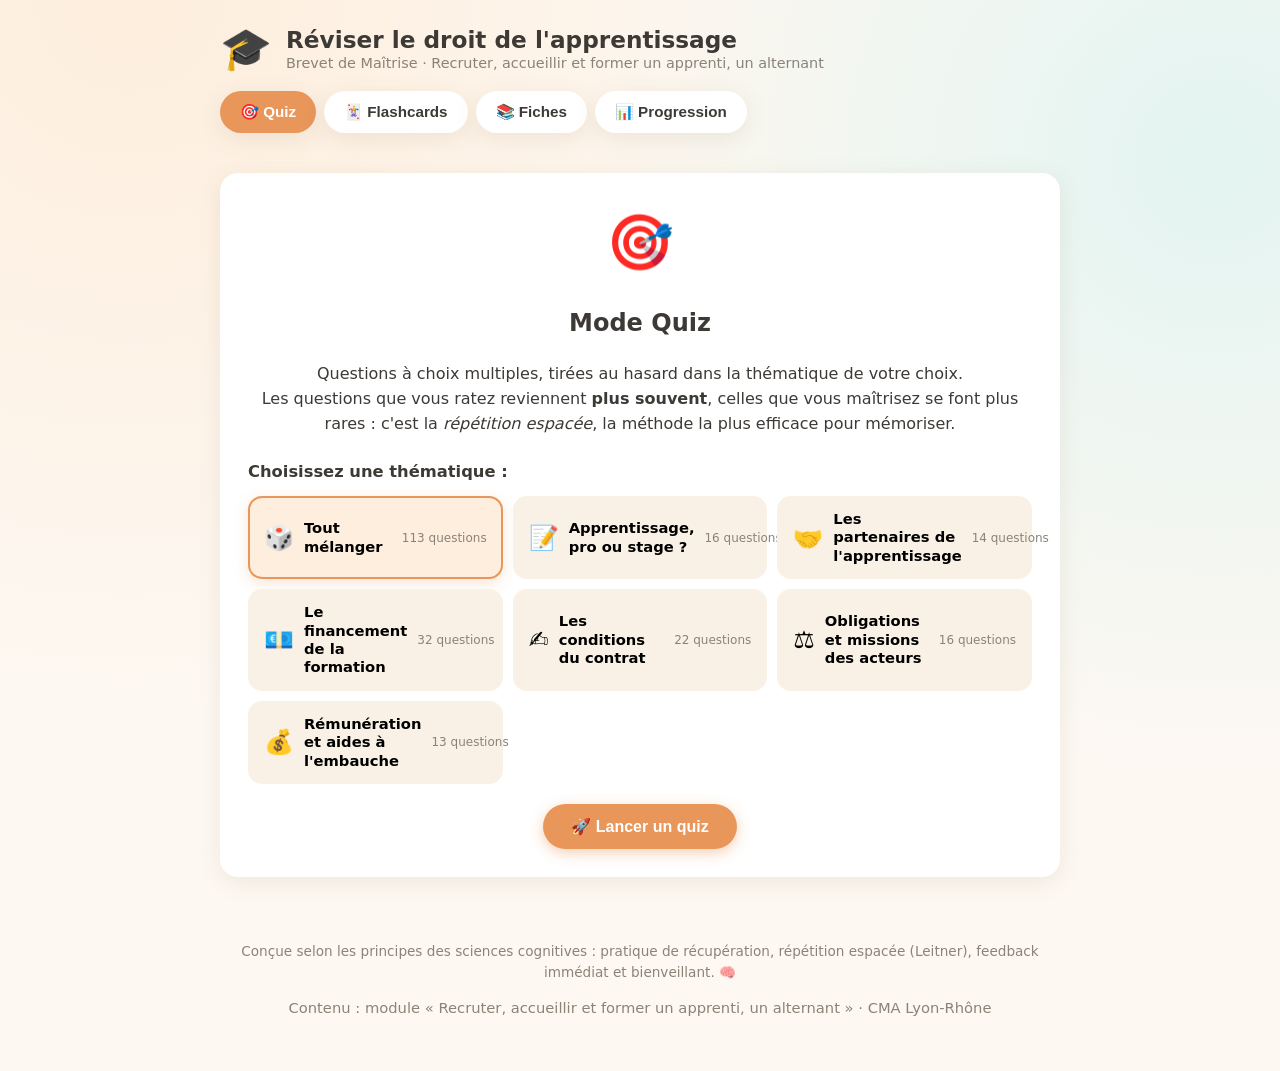
<file: index.html>
<!DOCTYPE html>
<html lang="fr">
<head>
  <meta charset="UTF-8">
  <meta name="viewport" content="width=device-width, initial-scale=1.0">
  <title>🎓 Quiz Apprentissage · Brevet de Maîtrise</title>
  <link rel="stylesheet" href="styles.css">
</head>
<body>

  <header class="topbar">
    <button id="btn-brand-home" class="brand" title="Retour à l'accueil">
      <span class="brand-emoji">🎓</span>
      <div>
        <h1>Réviser le droit de l'apprentissage</h1>
        <p class="subtitle">Brevet de Maîtrise · Recruter, accueillir et former un apprenti, un alternant</p>
      </div>
    </button>
    <nav class="tabs">
      <button class="tab" data-screen="screen-quiz">🎯 Quiz</button>
      <button class="tab" data-screen="screen-flash">🃏 Flashcards</button>
      <button class="tab" data-screen="screen-fiches">📚 Fiches</button>
      <button class="tab" data-screen="screen-progress">📊 Progression</button>
    </nav>
  </header>

  <main>

    <!-- ================= QUIZ ================= -->
    <section id="screen-quiz" class="screen">

      <div id="quiz-home" class="panel">
        <div class="center">
          <div class="hero-emoji">🎯</div>
          <h2>Mode Quiz</h2>
          <p>Questions à choix multiples, tirées au hasard dans la thématique de votre choix.<br>
            Les questions que vous ratez reviennent <strong>plus souvent</strong>,
            celles que vous maîtrisez se font plus rares : c'est la
            <em>répétition espacée</em>, la méthode la plus efficace pour mémoriser.</p>
        </div>
        <h3 class="choose-title">Choisissez une thématique :</h3>
        <div id="quiz-themes" class="theme-grid"></div>
        <div class="center btn-row">
          <button id="btn-start-quiz" class="btn-primary">🚀 Lancer un quiz</button>
          <button id="btn-resume-quiz" class="btn-ghost" hidden>▶️ Reprendre le quiz en cours</button>
        </div>
      </div>

      <div id="quiz-play" class="panel" hidden>
        <div class="quiz-meta">
          <button id="btn-quiz-quit" class="btn-mini" title="Revenir à l'accueil sans perdre la partie">🏠 Accueil</button>
          <span id="quiz-counter" class="pill">Question 1 / 10</span>
          <span id="quiz-theme" class="pill pill-theme"></span>
          <span id="quiz-score" class="pill pill-score">⭐ 0</span>
        </div>
        <div class="progressbar"><div id="quiz-progressbar-fill" class="progressbar-fill"></div></div>
        <h2 id="quiz-question" class="question"></h2>
        <div id="quiz-options" class="options"></div>
        <div id="quiz-feedback" class="feedback" hidden></div>
        <button id="btn-quiz-next" class="btn-primary" hidden>Question suivante ➜</button>
      </div>

      <div id="quiz-end" class="panel center" hidden>
        <div id="quiz-end-emoji" class="hero-emoji">🏆</div>
        <h2>Quiz terminé !</h2>
        <p class="bigscore" id="quiz-end-score">0 / 10</p>
        <p id="quiz-end-msg"></p>
        <div class="btn-row">
          <button id="btn-quiz-replay" class="btn-primary">🔁 Rejouer</button>
          <button id="btn-quiz-home" class="btn-ghost">Changer de thématique</button>
        </div>
      </div>

    </section>

    <!-- ================= FLASHCARDS ================= -->
    <section id="screen-flash" class="screen">

      <div id="flash-home" class="panel">
        <div class="center">
          <div class="hero-emoji">🃏</div>
          <h2>Mode Flashcards</h2>
          <p>Cartes recto-verso, façon <strong>boîtes de Leitner</strong> :
            lisez la question, cherchez la réponse de mémoire, puis retournez la carte.<br>
            Soyez honnête : une carte « à revoir » reviendra plus souvent !</p>
        </div>
        <h3 class="choose-title">Choisissez une thématique :</h3>
        <div id="flash-themes" class="theme-grid"></div>
        <div class="center btn-row">
          <button id="btn-start-flash" class="btn-primary">🃏 Lancer une session</button>
          <button id="btn-resume-flash" class="btn-ghost" hidden>▶️ Reprendre la session</button>
        </div>
      </div>

      <div id="flash-play" class="panel center" hidden>
        <div class="quiz-meta">
          <button id="btn-flash-quit" class="btn-mini" title="Revenir à l'accueil sans perdre la session">🏠 Accueil</button>
          <span id="flash-counter" class="pill">Carte 1 / 8</span>
          <span id="flash-box" class="pill pill-theme">Boîte 1</span>
        </div>
        <div id="flashcard" class="flashcard" title="Cliquez pour retourner la carte">
          <div class="flashcard-inner">
            <div class="flashcard-face flashcard-front">
              <span class="flash-hint">QUESTION · cliquez pour retourner</span>
              <p id="flash-recto"></p>
            </div>
            <div class="flashcard-face flashcard-back">
              <span class="flash-hint">RÉPONSE</span>
              <p id="flash-verso"></p>
            </div>
          </div>
        </div>
        <div class="btn-row">
          <button id="btn-flash-ko" class="btn-ko">❌ À revoir</button>
          <button id="btn-flash-ok" class="btn-ok">✅ Je savais</button>
        </div>
      </div>

      <div id="flash-end" class="panel center" hidden>
        <div class="hero-emoji">📦</div>
        <h2>Session terminée !</h2>
        <p class="bigscore" id="flash-end-score"></p>
        <p id="flash-end-msg"></p>
        <div class="btn-row">
          <button id="btn-flash-replay" class="btn-primary">🔁 Nouvelle session</button>
          <button id="btn-flash-home" class="btn-ghost">Changer de thématique</button>
        </div>
      </div>

    </section>

    <!-- ================= FICHES ================= -->
    <section id="screen-fiches" class="screen">
      <div class="panel">
        <h2>📚 Fiches de révision</h2>
        <p class="muted">Relisez, puis <strong>testez-vous</strong> : se tester est plus efficace que relire
          (60 % de rétention contre 40 %, expérience de Roediger &amp; Karpicke).</p>
        <div id="fiches-themes" class="theme-grid"></div>
      </div>
      <div id="fiches-list" class="fiches-grid"></div>
    </section>

    <!-- ================= PROGRESSION ================= -->
    <section id="screen-progress" class="screen">
      <div class="panel">
        <h2>📊 Ma progression</h2>
        <p class="muted">Sauvegardée automatiquement dans les cookies de votre navigateur.</p>

        <div class="stats-grid">
          <div class="stat"><span class="stat-value" id="stat-mastery">0 %</span><span class="stat-label">Maîtrise globale</span></div>
          <div class="stat"><span class="stat-value" id="stat-seen">0 / 0</span><span class="stat-label">Cartes &amp; questions vues</span></div>
          <div class="stat"><span class="stat-value" id="stat-rate">—</span><span class="stat-label">Taux de réussite</span></div>
          <div class="stat"><span class="stat-value" id="stat-streak">0</span><span class="stat-label">Meilleure série 🔥</span></div>
        </div>

        <h3>Maîtrise globale</h3>
        <div class="progressbar big"><div id="mastery-fill" class="progressbar-fill"></div></div>

        <h3>Maîtrise par thématique</h3>
        <div id="modules-mastery" class="boxes-chart"></div>

        <h3>Boîtes de Leitner</h3>
        <p class="muted">Chaque bonne réponse fait monter d'une boîte ; une erreur ramène en boîte 1.
          Plus la boîte est basse, plus la question revient souvent.</p>
        <div id="boxes-chart" class="boxes-chart"></div>

        <button id="btn-reset" class="btn-danger">🗑️ Réinitialiser ma progression</button>
      </div>
    </section>

  </main>

  <footer>
    <p>Conçue selon les principes des sciences cognitives : pratique de récupération,
      répétition espacée (Leitner), feedback immédiat et bienveillant. 🧠</p>
    <p class="muted">Contenu : module « Recruter, accueillir et former un apprenti, un alternant » · CMA Lyon-Rhône</p>
  </footer>

  <script>window.DATA_ERRORS = [];</script>
  <script src="data/module1-contrats.js" onerror="DATA_ERRORS.push(this.getAttribute('src'))"></script>
  <script src="data/module2-partenaires.js" onerror="DATA_ERRORS.push(this.getAttribute('src'))"></script>
  <script src="data/module3-financement.js" onerror="DATA_ERRORS.push(this.getAttribute('src'))"></script>
  <script src="data/module4-conditions.js" onerror="DATA_ERRORS.push(this.getAttribute('src'))"></script>
  <script src="data/module5-obligations.js" onerror="DATA_ERRORS.push(this.getAttribute('src'))"></script>
  <script src="data/module6-remuneration.js" onerror="DATA_ERRORS.push(this.getAttribute('src'))"></script>
  <script src="app.js" onerror="DATA_ERRORS.push(this.getAttribute('src'))"></script>
</body>
</html>
</file>
<file: styles.css>
/* ============================================================
   Quiz Apprentissage — thème clair, doux et ludique
   ============================================================ */

:root {
  --bg: #fdf8f2;
  --bg-soft: #faf1e6;
  --card: #ffffff;
  --ink: #3d3a36;
  --ink-soft: #8a8378;
  --primary: #e8965a;
  --primary-dark: #d97f3f;
  --accent: #4fb3a9;
  --good: #5cb85c;
  --good-bg: #e9f7e9;
  --bad: #e2716b;
  --bad-bg: #fdecea;
  --lilac: #b9a7e0;
  --shadow: 0 6px 24px rgba(120, 90, 50, 0.10);
  --radius: 18px;
}

* { box-sizing: border-box; }

body {
  margin: 0;
  font-family: "Segoe UI", system-ui, -apple-system, sans-serif;
  background:
    radial-gradient(circle at 10% 0%, #fdeedd 0%, transparent 45%),
    radial-gradient(circle at 95% 15%, #e3f4f1 0%, transparent 40%),
    var(--bg);
  color: var(--ink);
  min-height: 100vh;
  line-height: 1.55;
}

/* ---------- En-tête ---------- */
.topbar {
  max-width: 880px;
  margin: 0 auto;
  padding: 24px 20px 8px;
}

.brand {
  display: flex;
  align-items: center;
  gap: 14px;
  background: none;
  border: none;
  padding: 0;
  font-family: inherit;
  text-align: left;
  color: inherit;
  cursor: pointer;
}
.brand:hover h1 { color: var(--primary-dark); }

.btn-mini {
  font-size: 0.8rem;
  font-weight: 700;
  background: var(--bg-soft);
  color: var(--ink-soft);
  border: none;
  border-radius: 999px;
  padding: 5px 12px;
  cursor: pointer;
  transition: background 0.12s, color 0.12s;
}
.btn-mini:hover { background: #fdeedd; color: var(--primary-dark); }
.brand-emoji { font-size: 2.6rem; }
.brand h1 { margin: 0; font-size: 1.45rem; }
.subtitle { margin: 2px 0 0; color: var(--ink-soft); font-size: 0.9rem; }

.tabs {
  display: flex;
  gap: 8px;
  margin-top: 18px;
  flex-wrap: wrap;
}

.tab {
  border: 2px solid transparent;
  background: var(--card);
  color: var(--ink);
  font-size: 0.95rem;
  font-weight: 600;
  padding: 10px 18px;
  border-radius: 999px;
  cursor: pointer;
  box-shadow: var(--shadow);
  transition: transform 0.15s, border-color 0.15s, background 0.15s;
}

.tab:hover { transform: translateY(-2px); }
.tab.active { background: var(--primary); color: #fff; }

/* ---------- Structure ---------- */
main { max-width: 880px; margin: 0 auto; padding: 16px 20px 40px; }
.screen { display: none; }
.screen.active { display: block; animation: fadein 0.3s ease; }

@keyframes fadein {
  from { opacity: 0; transform: translateY(8px); }
  to { opacity: 1; transform: none; }
}

.panel {
  background: var(--card);
  border-radius: var(--radius);
  box-shadow: var(--shadow);
  padding: 28px;
  margin-top: 16px;
}

.center { text-align: center; }
.hero-emoji { font-size: 3.4rem; }
.muted { color: var(--ink-soft); font-size: 0.92rem; }
.bigscore { font-size: 2.4rem; font-weight: 800; margin: 8px 0; color: var(--primary-dark); }

/* ---------- Boutons ---------- */
.btn-primary, .btn-ghost, .btn-ok, .btn-ko, .btn-danger {
  font-size: 1rem;
  font-weight: 700;
  border: none;
  border-radius: 999px;
  padding: 13px 28px;
  cursor: pointer;
  transition: transform 0.12s, box-shadow 0.12s, background 0.12s;
}

.btn-primary { background: var(--primary); color: #fff; box-shadow: 0 4px 14px rgba(232, 150, 90, 0.45); }
.btn-primary:hover { background: var(--primary-dark); transform: translateY(-2px); }

.btn-ghost { background: var(--bg-soft); color: var(--ink); }
.btn-ghost:hover { transform: translateY(-2px); }

.btn-ok { background: var(--good); color: #fff; }
.btn-ko { background: var(--bad); color: #fff; }
.btn-ok:hover, .btn-ko:hover { transform: translateY(-2px); }

.btn-danger {
  background: transparent;
  color: var(--bad);
  border: 2px solid var(--bad);
  margin-top: 20px;
}
.btn-danger:hover { background: var(--bad-bg); }

.btn-row { display: flex; gap: 12px; justify-content: center; margin-top: 18px; flex-wrap: wrap; }

/* ---------- Alerte fichiers de données manquants ---------- */
.data-error {
  border-left: 6px solid var(--bad);
  background: var(--bad-bg);
}
.data-error code {
  background: #fff;
  padding: 2px 6px;
  border-radius: 6px;
  font-size: 0.88em;
}

/* ---------- Sélecteur de thématiques ---------- */
.choose-title { margin: 22px 0 10px; font-size: 1.02rem; }

.theme-grid {
  display: grid;
  grid-template-columns: repeat(auto-fill, minmax(230px, 1fr));
  gap: 10px;
  margin: 12px 0 20px;
}

.theme-chip {
  display: flex;
  align-items: center;
  gap: 10px;
  text-align: left;
  background: var(--bg-soft);
  border: 2px solid transparent;
  border-radius: 14px;
  padding: 12px 14px;
  cursor: pointer;
  font-family: inherit;
  font-size: 0.92rem;
  transition: transform 0.12s, border-color 0.12s, background 0.12s;
}

.theme-chip:hover { transform: translateY(-2px); border-color: var(--primary); }

.theme-chip.selected {
  background: #fdeedd;
  border-color: var(--primary);
  box-shadow: 0 4px 14px rgba(232, 150, 90, 0.25);
}

.chip-emoji { font-size: 1.5rem; }
.chip-label { font-weight: 700; flex: 1; line-height: 1.25; }
.chip-count { font-size: 0.75rem; color: var(--ink-soft); white-space: nowrap; }

.module-header {
  grid-column: 1 / -1;
  margin: 18px 0 0;
  font-size: 1.15rem;
  color: var(--primary-dark);
  border-bottom: 2px dashed #f3d9bd;
  padding-bottom: 6px;
}

.module-fill { background: linear-gradient(90deg, var(--accent), var(--primary)); }

/* ---------- Quiz ---------- */
.quiz-meta { display: flex; gap: 8px; flex-wrap: wrap; margin-bottom: 12px; }

.pill {
  background: var(--bg-soft);
  border-radius: 999px;
  padding: 5px 14px;
  font-size: 0.85rem;
  font-weight: 600;
  color: var(--ink-soft);
}
.pill-theme { background: #e3f4f1; color: #2e7d74; }
.pill-score { background: #fdeedd; color: var(--primary-dark); margin-left: auto; }

.progressbar {
  height: 8px;
  background: var(--bg-soft);
  border-radius: 999px;
  overflow: hidden;
  margin-bottom: 18px;
}
.progressbar.big { height: 16px; margin: 10px 0 24px; }
.progressbar-fill {
  height: 100%;
  width: 0;
  background: linear-gradient(90deg, var(--accent), var(--primary));
  border-radius: 999px;
  transition: width 0.4s ease;
}

.question { font-size: 1.25rem; margin: 6px 0 18px; }

.options { display: grid; gap: 10px; }

.option {
  text-align: left;
  font-size: 1rem;
  background: var(--bg-soft);
  border: 2px solid transparent;
  border-radius: 14px;
  padding: 14px 18px;
  cursor: pointer;
  transition: transform 0.12s, border-color 0.12s, background 0.12s;
}
.option:hover:not(:disabled) { border-color: var(--primary); transform: translateX(4px); }
.option:disabled { cursor: default; opacity: 0.85; }
.option.correct { background: var(--good-bg); border-color: var(--good); font-weight: 700; opacity: 1; }
.option.wrong { background: var(--bad-bg); border-color: var(--bad); animation: shake 0.35s; }

@keyframes shake {
  0%, 100% { transform: translateX(0); }
  25% { transform: translateX(-5px); }
  75% { transform: translateX(5px); }
}

.feedback {
  margin: 18px 0;
  padding: 14px 18px;
  border-radius: 14px;
  font-size: 0.97rem;
  animation: fadein 0.25s ease;
}
.feedback.good { background: var(--good-bg); border-left: 5px solid var(--good); }
.feedback.bad { background: var(--bad-bg); border-left: 5px solid var(--bad); }

/* ---------- Flashcards ---------- */
.flashcard {
  perspective: 1200px;
  max-width: 540px;
  height: 280px;
  margin: 18px auto;
  cursor: pointer;
}

.flashcard-inner {
  position: relative;
  width: 100%;
  height: 100%;
  transform-style: preserve-3d;
  transition: transform 0.55s cubic-bezier(0.4, 0.1, 0.2, 1);
}

.flashcard.flipped .flashcard-inner { transform: rotateY(180deg); }

.flashcard-face {
  position: absolute;
  inset: 0;
  backface-visibility: hidden;
  -webkit-backface-visibility: hidden;
  border-radius: var(--radius);
  display: flex;
  flex-direction: column;
  align-items: center;
  justify-content: center;
  padding: 26px;
  font-size: 1.08rem;
  font-weight: 600;
  box-shadow: var(--shadow);
}

.flashcard-front { background: linear-gradient(135deg, #fdeedd, #fff); border: 2px solid #f3d9bd; }
.flashcard-back { background: linear-gradient(135deg, #e3f4f1, #fff); border: 2px solid #bfe4df; transform: rotateY(180deg); }

.flash-hint {
  position: absolute;
  top: 14px;
  font-size: 0.7rem;
  letter-spacing: 0.1em;
  color: var(--ink-soft);
  font-weight: 700;
}

/* ---------- Fiches ---------- */
.fiches-grid { display: grid; gap: 16px; margin-top: 16px; grid-template-columns: repeat(auto-fit, minmax(330px, 1fr)); }

.fiche {
  background: var(--card);
  border-radius: var(--radius);
  box-shadow: var(--shadow);
  padding: 24px;
  border-top: 6px solid var(--primary);
}
.fiche h3 { margin: 0 0 12px; font-size: 1.12rem; }
.fiche h4 { margin: 12px 0 2px; font-size: 0.98rem; color: var(--primary-dark); }
.fiche p { margin: 2px 0 8px; font-size: 0.94rem; }

.fiche-peach { border-top-color: #e8965a; }
.fiche-mint  { border-top-color: #4fb3a9; }
.fiche-sky   { border-top-color: #6aaedb; }
.fiche-lilac { border-top-color: #b9a7e0; }
.fiche-sand  { border-top-color: #d4b483; grid-column: 1 / -1; }
.fiche-rose  { border-top-color: #e58fae; }

.fiche-mint h4 { color: #2e7d74; }
.fiche-sky h4 { color: #3a7ca8; }
.fiche-lilac h4 { color: #7a62b3; }
.fiche-sand h4 { color: #a0793f; }
.fiche-rose h4 { color: #c25579; }

.table-scroll { overflow-x: auto; }
table { border-collapse: collapse; width: 100%; font-size: 0.88rem; }
th, td { padding: 9px 12px; text-align: left; white-space: nowrap; }
thead th { background: var(--bg-soft); }
tbody tr:nth-child(even) { background: #fbf6ef; }
tbody tr:hover { background: #fdeedd; }

/* ---------- Progression ---------- */
.stats-grid {
  display: grid;
  grid-template-columns: repeat(auto-fit, minmax(150px, 1fr));
  gap: 12px;
  margin: 20px 0;
}

.stat {
  background: var(--bg-soft);
  border-radius: 14px;
  padding: 16px;
  text-align: center;
  display: flex;
  flex-direction: column;
}
.stat-value { font-size: 1.7rem; font-weight: 800; color: var(--primary-dark); }
.stat-label { font-size: 0.82rem; color: var(--ink-soft); }

.boxes-chart { display: grid; gap: 8px; margin: 14px 0; }

.box-row {
  display: grid;
  grid-template-columns: 190px 1fr 36px;
  align-items: center;
  gap: 10px;
  font-size: 0.88rem;
}

.box-label { color: var(--ink-soft); font-weight: 600; }
.box-bar { background: var(--bg-soft); border-radius: 999px; height: 14px; overflow: hidden; }
.box-bar-fill { display: block; height: 100%; border-radius: 999px; transition: width 0.4s; }
.box-count { text-align: right; font-weight: 700; }

.box-b0 { background: #d8d2c8; }
.box-b1 { background: var(--bad); }
.box-b2 { background: #eda66a; }
.box-b3 { background: #e8c95a; }
.box-b4 { background: #9cc96b; }
.box-b5 { background: var(--good); }

/* ---------- Pied de page ---------- */
footer {
  max-width: 880px;
  margin: 0 auto;
  padding: 10px 20px 36px;
  text-align: center;
  color: var(--ink-soft);
  font-size: 0.85rem;
}

/* ---------- Mobile ---------- */
@media (max-width: 560px) {
  .brand h1 { font-size: 1.15rem; }
  .panel { padding: 20px; }
  .box-row { grid-template-columns: 120px 1fr 30px; }
  .flashcard { height: 320px; }
}
</file>
